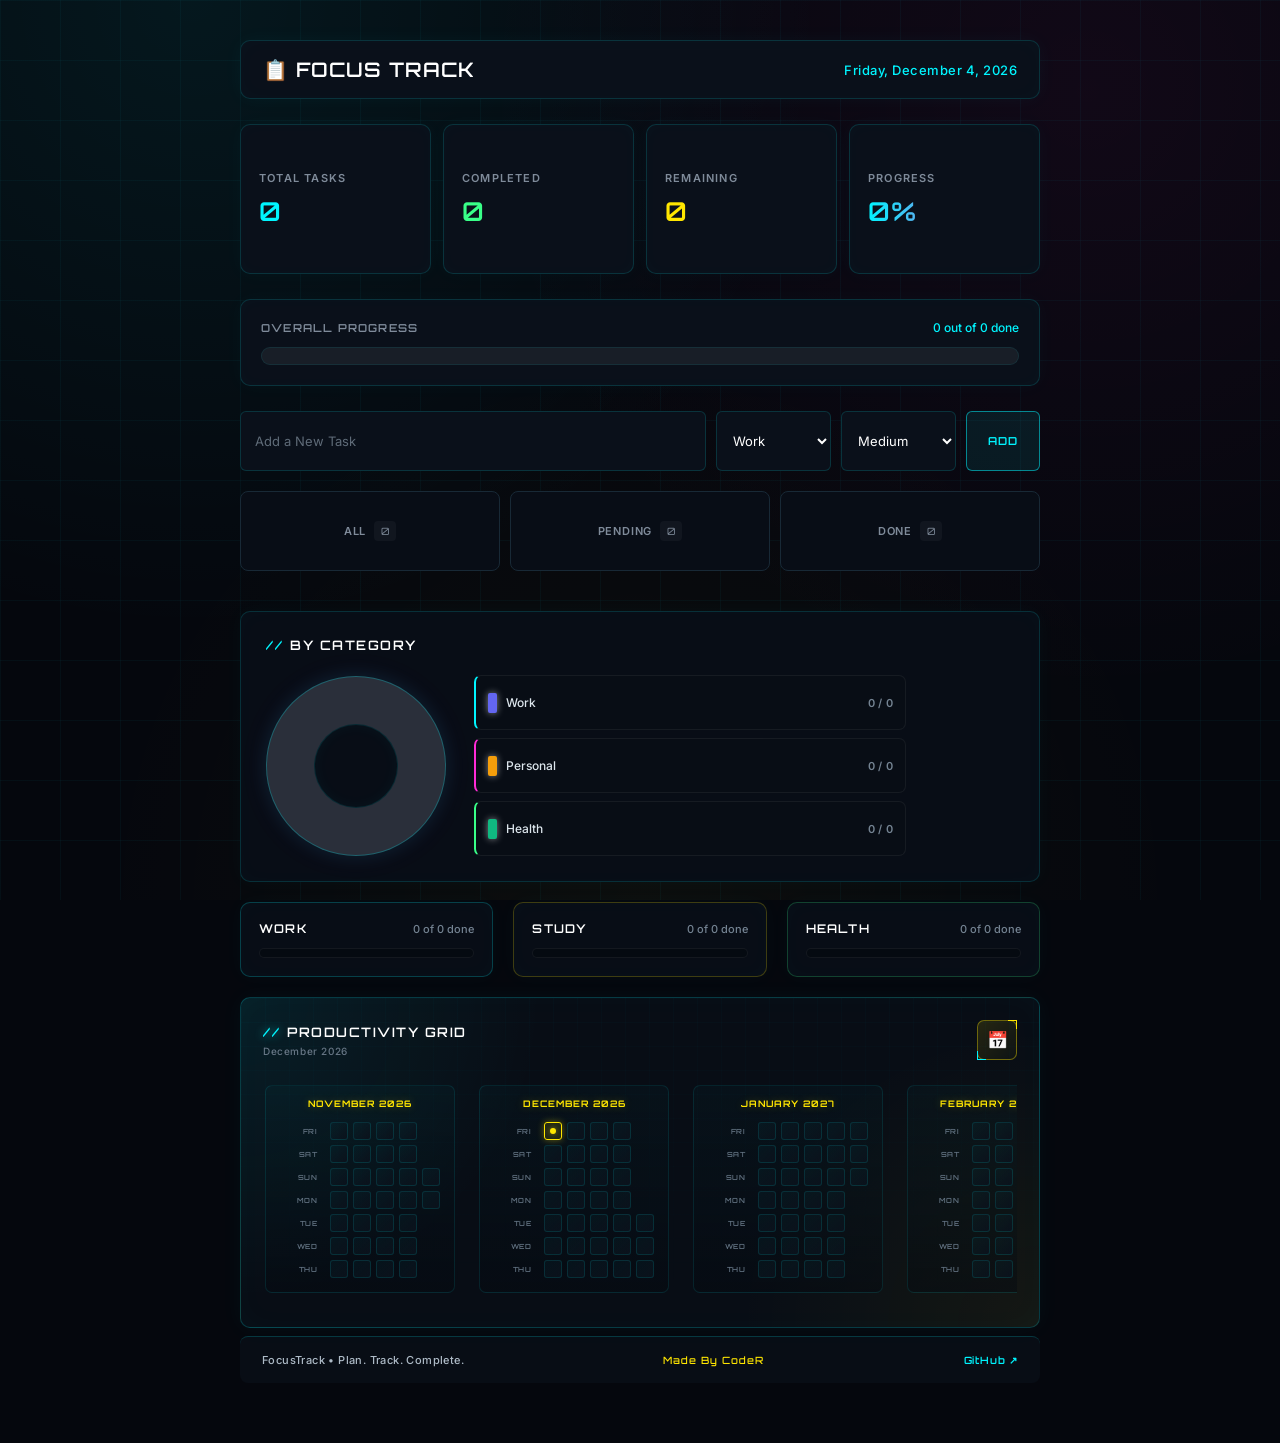
<file: index.html>
<!-- =========================================================
   FocusTrack — Cyberpunk Command Center UI
   Only this stylesheet was modified. HTML & script.js are
   untouched; every selector JS depends on is preserved.
   ========================================================= -->


<!DOCTYPE html>

<html lang="en">
    <head>
        <meta charset="UTF-8">
        <meta name="viewport" content="width=device-width, initial-scale=1.0">
        <link rel="manifest" href="manifest.json">
        <meta name="theme-color" content="#00f5ff">
        <link rel="stylesheet" href="style.css">
        <link rel="preconnect" href="https://fonts.googleapis.com">
        <link rel="preconnect" href="https://fonts.gstatic.com" crossorigin>
        <link href="https://fonts.googleapis.com/css2?family=Inter:wght@400;500;600;700&family=Orbitron:wght@500;600;700&display=swap" rel="stylesheet">

        <title>FocusTrack</title>
    </head>

    <body>

        <!-- Header -->
        <div class="header">
            <p class="title">📋 FOCUS TRACK</p>
            <span id="date"></span>
        </div>


        <!-- Task Statistics -->
        <div class="task-info">

            <div class="total-task">
                <p>TOTAL TASKS</p>
                <span id="total-task">0</span>
            </div>

            <div class="completed">
                <p>COMPLETED</p>
                <span id="completed">0</span>
            </div>

            <div class="remaining">
                <p>REMAINING</p>
                <span id="remaining">0</span>
            </div>

            <div class="progress">
                <p>PROGRESS</p>
                <span id="progress-percentage">0%</span>
            </div>

        </div>


        <!-- Overall Progress -->
        <div class="overall-progress">

            <div class="progress-header">
                <p>OVERALL PROGRESS</p>
                <span id="progress-text">0 out of 0 done</span>
            </div>

            <div class="progress-bar">
                <div class="progress-fill" id="progress-fill"></div>
            </div>

        </div>


        <!-- Main Todo Section -->
        <div class="todo">

            <div class="mainbody">

                <!-- Task Input -->
                <div class="inputs">

                    <input 
                        class="input-bar" 
                        type="text" 
                        placeholder="Add a New Task"
                    >

                    <!-- Task Category -->
                    <select class="todo-type">
                        <option value="work" selected>Work</option>
                        <option value="personal">Personal</option>
                        <option value="health">Health</option>
                        <option value="study">Study</option>
                        <option value="others">Others</option>
                    </select>

                    <!-- Task Priority -->
                    <select class="priority">
                        <option value="medium" selected>Medium</option>
                        <option value="easy">Easy</option>
                        <option value="hard">Hard</option>
                    </select>

                    <button class="add-btn">
                        ADD
                    </button>

                </div>


                <!-- Task Status Filters -->
                <div class="sections" id="sections">

                    <div class="section" data-type="all">
                        <p>ALL</p>
                        <span id="allcount">0</span>
                    </div>
                    
                    <div class="section" data-type="pending">
                        <p>Pending</p>
                        <span id="pendingcount">0</span>
                    </div>

                    <div class="section" data-type="done">
                        <p>Done</p>
                        <span id="donecount">0</span>
                    </div>

                </div>


                <!-- Task List -->
                <div class="tasklist" id="taskList"></div>


                <!-- Category Statistics -->
                <div class="category-card">

                    <p>BY CATEGORY</p>

                    <!-- Category Content -->
                    <div class="category-content">

                        <!-- Category Pie Chart -->
                        <div class="category-chart">
                            <div class="pie-chart" id="category-chart"></div>
                        </div>


                        <!-- Category List -->
                        <div class="categorylist" id="categorylist">

                            <!-- Work -->
                            <div class="category-item" data-category="work">

                                <div class="category-name">
                                    <span class="category-box"></span>
                                    <span>Work</span>
                                </div>

                                <span class="category-count">0 / 0</span>

                            </div>


                            <!-- Personal -->
                            <div class="category-item" data-category="personal">

                                <div class="category-name">
                                    <span class="category-box"></span>
                                    <span>Personal</span>
                                </div>

                                <span class="category-count">0 / 0</span>

                            </div>


                            <!-- Health -->
                            <div class="category-item" data-category="health">

                                <div class="category-name">
                                    <span class="category-box"></span>
                                    <span>Health</span>
                                </div>

                                <span class="category-count">0 / 0</span>

                            </div>

                        </div>

                    </div>

                </div>

            </div>


            <!-- Category Progress Cards -->
            <div class="status-cards" id="statusCards">

                <!-- Work Progress -->
                <div class="status-card" data-category="work">

                    <div class="status-header">
                        <strong>WORK</strong>
                        <span class="status-progress-text">0 of 0 done</span>
                    </div>

                    <div class="status-progress-bar">
                        <div class="status-progress-fill"></div>
                    </div>

                </div>


                <!-- Study Progress -->
                <div class="status-card" data-category="study">

                    <div class="status-header">
                        <strong>STUDY</strong>
                        <span class="status-progress-text">0 of 0 done</span>
                    </div>

                    <div class="status-progress-bar">
                        <div class="status-progress-fill"></div>
                    </div>

                </div>


                <!-- Health Progress -->
                <div class="status-card" data-category="health">

                    <div class="status-header">
                        <strong>HEALTH</strong>
                        <span class="status-progress-text">0 of 0 done</span>
                    </div>

                    <div class="status-progress-bar">
                        <div class="status-progress-fill"></div>
                    </div>

                </div>

            </div>

        </div>

        <div class="activity-calendar">

            <div class="calendar-header">
                <div>
                    <p class="calendar-title">PRODUCTIVITY GRID</p>
                    <span id="calendar-range">August 2026</span>
                </div>

                <button class="calendar-picker-btn" id="calendarPickerBtn">
                    📅
                </button>

                <!-- Cyberpunk Month Picker -->
                <div class="month-picker" id="monthPicker">

                    <div class="month-picker-header">
                        <span class="month-picker-label">SELECT MONTH</span>

                        <button
                            class="month-picker-close"
                            id="monthPickerClose"
                            type="button"
                        >
                        ×
                        </button>
                    </div>

                    <div class="month-picker-current">
                        <button
                            class="month-nav-btn"
                            id="monthPrevYear"
                            type="button"
                         >
                         ◀
                        </button>

                        <span id="pickerYear">2026</span>

                        <button
                            class="month-nav-btn"
                            id="monthNextYear"
                            type="button"
                        >
                        ▶
                        </button>
                    </div>

                    <div class="month-grid" id="monthGrid"></div>

                    <div class="month-picker-footer">
                        <button
                            class="month-today-btn"
                            id="monthTodayBtn"
                            type="button"
                        >
                        CURRENT MONTH
                        </button>
                    </div>

                </div>

            </div>
            <div class="calendar-wrapper" id="calendarWrapper"></div>

        </div>

        <!-- Footer -->
        <footer class="footer">

            <p>FocusTrack • Plan. Track. Complete.</p>
            <p>Made By CodeR</p>

            <a 
                href="https://github.com/CodeR3836" 
                target="_blank"
                rel="noopener noreferrer"
            >
                GitHub ↗
            </a>

        </footer>


        <script src="script.js"></script>
        <script>
            if ("serviceWorker" in navigator) {

                window.addEventListener("load", () => {

                    navigator.serviceWorker.register("./sw.js")
                        .then(() => {
                            console.log("FocusTrack Service Worker registered.");
                        })
                    .catch(error => {
                        console.error(
                            "Service Worker registration failed:",
                            error
                        );
                    });

                });

            }
        </script>

    </body>

</html>
</file>
<file: style.css>
/* =========================================================
   FocusTrack — Cyberpunk Command Center UI
   Only this stylesheet was modified. HTML & script.js are
   untouched; every selector JS depends on is preserved.
   ========================================================= */

:root {
    --bg: #05070D;
    --card: #0A101A;
    --card-alt: #080D16;
    --card-deep: #080D15;

    --cyan: #00F5FF;
    --yellow: #FFE600;
    --magenta: #FF2BD6;
    --green: #39FF88;
    --red: #FF4664;
    --purple: #A855F7;

    --text-main: #FFFFFF;
    --text-dim: #7F8B9A;
    --text-faint: #5F6B78;

    --border-soft: rgba(0, 245, 255, 0.15);
}

* {
    box-sizing: border-box;
}

html {
    background-color: var(--bg);
}

body {

    font-family: 'Inter', Arial, Helvetica, sans-serif;
    min-height: 100vh;
    margin: 0;
    padding: 40px 24px 60px;
    box-sizing: border-box;
    background-color: var(--bg);
    background-image:
        radial-gradient(
            circle at 15% 0%,
            rgba(0, 245, 255, 0.07),
            transparent 45%
        ),
        radial-gradient(
            circle at 85% 10%,
            rgba(255, 43, 214, 0.05),
            transparent 45%
        ),
        radial-gradient(
            circle at 50% 100%,
            rgba(255, 230, 0, 0.03),
            transparent 50%
        ),
        linear-gradient(
            rgba(0, 245, 255, 0.035) 1px,
            transparent 1px
        ),
        linear-gradient(
            90deg,
            rgba(0, 245, 255, 0.035) 1px,
            transparent 1px
        );
    background-size:
        100% 100%,
        100% 100%,
        100% 100%,
        60px 60px,
        60px 60px;
    background-attachment: fixed;
    color: var(--text-main);

}

/* =========================================================
   Ultra-wide containment
   Applied per top-level section since HTML has no wrapper div.
   Background stays full-bleed on <body>; content is capped.
   ========================================================= */

.header,
.task-info,
.overall-progress,
.todo,
.activity-calendar,
.footer {
    width: 100%;
    max-width: 800px;
    margin-left: auto;
    margin-right: auto;
    box-sizing: border-box;
}

/* =========================================================
   Header
   ========================================================= */

.header {

    display: flex;
    align-items: center;
    justify-content: space-between;
    width: 100%;
    padding: 16px 22px;
    margin-bottom: 25px;
    background: var(--card);
    border: 1px solid var(--border-soft);
    border-radius: 10px;
    box-shadow:
        0 0 20px rgba(0, 245, 255, 0.04),
        inset 0 0 20px rgba(0, 245, 255, 0.02);
    transition:
        border-color 0.3s ease,
        box-shadow 0.3s ease;

}

.header:hover {

    border-color: rgba(0, 245, 255, 0.3);
    box-shadow:
        0 0 25px rgba(0, 245, 255, 0.08),
        inset 0 0 20px rgba(0, 245, 255, 0.03);

}

.title {

    margin: 0;
    font-family: 'Orbitron', sans-serif;
    font-size: 20px;
    font-weight: 600;
    letter-spacing: 1px;
    color: #ffffff;

}

#date {

    font-family: 'Inter', sans-serif;
    font-size: 13px;
    font-weight: 500;
    color: var(--cyan);
    letter-spacing: 0.5px;

}

/* =========================================================
   Task Statistics
   ========================================================= */

.task-info {

    display: grid;
    grid-template-columns: repeat(4, 1fr);
    gap: 15px;
    width: 100%;
    margin-bottom: 25px;

}

.task-info > div {

    display: flex;
    flex-direction: column;
    justify-content: center;
    padding: 18px;
    min-height: 150px;
    background: var(--card);
    border: 1px solid var(--border-soft);
    border-radius: 10px;
    box-shadow:
        0 0 20px rgba(0, 245, 255, 0.03),
        inset 0 0 15px rgba(0, 245, 255, 0.02);
    transition:
        transform 0.25s ease,
        border-color 0.25s ease,
        box-shadow 0.25s ease;

}

.task-info > div:hover {

    transform: translateY(-2px);
    border-color: rgba(0, 245, 255, 0.3);
    box-shadow:
        0 0 25px rgba(0, 245, 255, 0.08),
        inset 0 0 15px rgba(0, 245, 255, 0.03);

}

.task-info p {

    margin: 0 0 10px;
    font-family: 'Inter', sans-serif;
    font-size: 11px;
    font-weight: 600;
    letter-spacing: 1.2px;
    color: var(--text-dim);

}

.task-info span {

    font-family: 'Orbitron', sans-serif;
    font-size: 26px;
    font-weight: 600;
    letter-spacing: 1px;
    color: #ffffff;

}

.total-task {
    border-color: rgba(0, 245, 255, 0.2);
}

.total-task span {
    color: var(--cyan);
}

.completed {
    border-color: rgba(57, 255, 136, 0.2);
}

.completed span {

    color: var(--green);

}

.remaining {
    border-color: rgba(255, 230, 0, 0.2);
}

.remaining span {

    color: var(--yellow);

}

.progress {
    border-color: rgba(255, 43, 214, 0.2);
}

.progress span {

    background: linear-gradient(90deg, var(--cyan), var(--magenta));
    -webkit-background-clip: text;
    background-clip: text;
    color: transparent;

}

/* =========================================================
   Overall Progress
   ========================================================= */

.overall-progress {

    width: 100%;
    padding: 20px;
    margin-bottom: 25px;
    background: var(--card);
    border: 1px solid var(--border-soft);
    border-radius: 10px;
    box-shadow:
        0 0 20px rgba(0, 245, 255, 0.03),
        inset 0 0 15px rgba(0, 245, 255, 0.02);

}

.progress-header {

    display: flex;
    align-items: center;
    justify-content: space-between;
    margin-bottom: 12px;

}

.progress-header p {

    margin: 0;
    font-family: 'Orbitron', sans-serif;
    font-size: 11px;
    font-weight: 600;
    letter-spacing: 1.2px;
    color: var(--text-dim);

}

#progress-text {

    font-family: 'Inter', sans-serif;
    font-size: 12px;
    font-weight: 500;
    color: var(--cyan);

}

.progress-bar {

    width: 100%;
    height: 18px;
    background: rgba(255, 255, 255, 0.06);
    border: 1px solid rgba(0, 245, 255, 0.08);
    border-radius: 999px;
    overflow: hidden;

}

.progress-fill {

    width: 0%;
    height: 100%;
    background: linear-gradient(90deg, var(--cyan), var(--magenta));
    border-radius: 999px;
    box-shadow:
        0 0 10px rgba(0, 245, 255, 0.6),
        0 0 20px rgba(0, 245, 255, 0.25);
    transition: width 0.4s ease;

}

/* =========================================================
   Main body wrapper
   ========================================================= */

.todo {
    width: 100%;
}

.mainbody {
    width: 100%;
}

/* =========================================================
   Task Input
   ========================================================= */

.inputs {

    display: flex;
    align-items: center;
    flex-wrap: wrap;
    gap: 10px;
    width: 100%;
    margin-bottom: 20px;

}

.input-bar {

    flex: 1;
    min-width: 200px;
    height: 60px;
    padding: 0 14px;
    background: var(--card);
    border: 1px solid var(--border-soft);
    border-radius: 6px;
    outline: none;
    font-family: 'Inter', sans-serif;
    font-size: 13px;
    color: #ffffff;
    transition:
        border-color 0.25s ease,
        box-shadow 0.25s ease;

}

.input-bar:focus {

    border-color: rgba(0, 245, 255, 0.5);
    box-shadow: 0 0 12px rgba(0, 245, 255, 0.08);

}

.input-bar::placeholder {

    color: var(--text-faint);

}

.todo-type,
.priority {

    width: 115px;
    height: 60px;
    padding: 0 12px;
    background: var(--card);
    border: 1px solid var(--border-soft);
    border-radius: 6px;
    outline: none;
    font-family: 'Inter', sans-serif;
    font-size: 13px;
    color: #ffffff;
    cursor: pointer;
    transition:
        border-color 0.25s ease,
        box-shadow 0.25s ease;

}

.todo-type:focus,
.priority:focus {

    border-color: rgba(0, 245, 255, 0.5);
    box-shadow: 0 0 12px rgba(0, 245, 255, 0.08);

}

.todo-type option,
.priority option {

    background: #0a101a;
    color: #ffffff;
    font-family: 'Inter', sans-serif;

}

.todo-type option:checked,
.priority option:checked {

    background: #0b1b25;
    color: var(--cyan);

}

.add-btn {

    width: 74px;
    height: 60px;
    border: 1px solid rgba(0, 245, 255, 0.5);
    border-radius: 6px;
    background: rgba(0, 245, 255, 0.08);
    color: var(--cyan);
    font-family: 'Orbitron', sans-serif;
    font-size: 11px;
    font-weight: 600;
    letter-spacing: 1px;
    cursor: pointer;
    transition:
        background 0.25s ease,
        border-color 0.25s ease,
        box-shadow 0.25s ease,
        color 0.25s ease,
        transform 0.25s ease;

}

.add-btn:hover {

    background: rgba(255, 230, 0, 0.1);
    border-color: var(--yellow);
    color: var(--yellow);
    box-shadow:
        0 0 15px rgba(255, 230, 0, 0.2);
    transform: translateY(-1px);

}

.add-btn:active {

    transform: translateY(0);

}

/* =========================================================
   Task Status Filters
   ========================================================= */

.sections {

    display: flex;
    align-items: stretch;
    gap: 10px;
    width: 100%;
    margin-bottom: 20px;

}

.section {

    display: flex;
    align-items: center;
    justify-content: center;
    gap: 8px;
    flex: 1;
    min-width: 100px;
    min-height: 80px;
    padding: 0 15px;
    background: var(--card-alt);
    border: 1px solid #182936;
    border-radius: 8px;
    cursor: pointer;
    font-family: 'Inter', sans-serif;
    transition:
        color 0.25s ease,
        background 0.25s ease,
        border-color 0.25s ease,
        box-shadow 0.25s ease,
        transform 0.25s ease;

}

.section p {

    margin: 0;
    font-size: 11px;
    font-weight: 600;
    letter-spacing: 0.8px;
    color: var(--text-dim);
    text-transform: uppercase;

}

.section span {

    display: flex;
    align-items: center;
    justify-content: center;
    min-width: 22px;
    height: 20px;
    padding: 0 5px;
    border-radius: 4px;
    background: rgba(255, 255, 255, 0.04);
    font-family: 'Orbitron', sans-serif;
    font-size: 10px;
    color: var(--text-dim);

}

.section:hover {

    transform: translateY(-2px);
    border-color: rgba(0, 245, 255, 0.35);
    box-shadow: 0 0 15px rgba(0, 245, 255, 0.08);

}

/* Default (ALL) active state — cyan */
.section.active {
    background: #0d1822;
    border-color: rgba(0, 245, 255, 0.4);
    box-shadow:
        0 0 15px rgba(0, 245, 255, 0.12),
        inset 0 0 12px rgba(0, 245, 255, 0.05);
}

.section.active p {
    color: var(--cyan);
}

.section.active span {
    background: rgba(0, 245, 255, 0.14);
    color: var(--cyan);
}

/* Pending active state — yellow */
.section[data-type="pending"].active {
    border-color: rgba(255, 230, 0, 0.4);
    box-shadow:
        0 0 15px rgba(255, 230, 0, 0.12),
        inset 0 0 12px rgba(255, 230, 0, 0.05);
}

.section[data-type="pending"].active p {
    color: var(--yellow);
}

.section[data-type="pending"].active span {
    background: rgba(255, 230, 0, 0.14);
    color: var(--yellow);
}

/* Done active state — green */
.section[data-type="done"].active {
    border-color: rgba(57, 255, 136, 0.4);
    box-shadow:
        0 0 15px rgba(57, 255, 136, 0.12),
        inset 0 0 12px rgba(57, 255, 136, 0.05);
}

.section[data-type="done"].active p {
    color: var(--green);
}

.section[data-type="done"].active span {
    background: rgba(57, 255, 136, 0.14);
    color: var(--green);
}

/* =========================================================
   Task List
   ========================================================= */

.tasklist {

    display: flex;
    flex-direction: column;
    gap: 10px;
    width: 100%;
    margin-bottom: 20px;

}

.task-item {

    display: flex;
    align-items: center;
    width: 100%;
    padding: 12px 14px;
    background: var(--card-alt);
    border: 1px solid #182936;
    border-radius: 8px;
    transition:
        background 0.25s ease,
        border-color 0.25s ease,
        box-shadow 0.25s ease,
        transform 0.25s ease;

}

.task-item:hover {

    background: #0d1822;
    border-color: rgba(0, 245, 255, 0.3);
    box-shadow: 0 0 15px rgba(0, 245, 255, 0.06);
    transform: translateY(-1px);

}

.task-checkbox {

    appearance: none;
    width: 18px;
    height: 18px;
    flex-shrink: 0;
    border: 1px solid rgba(0, 245, 255, 0.45);
    border-radius: 4px;
    background: #050a12;
    margin-right: 12px;
    cursor: pointer;
    transition:
        border-color 0.2s ease,
        box-shadow 0.2s ease,
        background 0.2s ease;

}

.task-checkbox:checked {

    background: var(--green);
    border-color: var(--green);
    box-shadow:
        0 0 10px rgba(57, 255, 136, 0.55);

}

.task-details {

    display: flex;
    flex-direction: column;
    justify-content: center;
    flex: 1;
    min-width: 0;

}

.task-text {

    margin: 0;
    color: #ffffff;
    font-family: 'Inter', sans-serif;
    font-size: 14px;
    font-weight: 500;
    word-break: break-word;

}

.task-meta {

    display: block;
    margin-top: 5px;
    color: #6f7f91;
    font-family: 'Inter', sans-serif;
    font-size: 10px;
    font-weight: 600;
    letter-spacing: 0.8px;

}

.delete-btn {

    width: 30px;
    height: 30px;
    display: flex;
    align-items: center;
    justify-content: center;
    flex-shrink: 0;
    padding: 0;
    border: 1px solid rgba(255, 70, 100, 0.25);
    border-radius: 6px;
    background: rgba(255, 70, 100, 0.05);
    color: var(--red);
    font-size: 20px;
    line-height: 1;
    cursor: pointer;
    transition:
        border-color 0.2s ease,
        background 0.2s ease,
        box-shadow 0.2s ease;

}

.delete-btn:hover {

    border-color: var(--red);
    background: rgba(255, 70, 100, 0.12);
    box-shadow:
        0 0 10px rgba(255, 70, 100, 0.25);

}

.task-item.completed {

    border-color: rgba(0, 245, 255, 0.08);
    opacity: 0.65;

}

.task-item.completed .task-text {

    text-decoration: line-through;
    color: #657180;

}

/* =========================================================
   Category Statistics
   ========================================================= */

.category-card {

    display: flex;
    flex-direction: column;
    width: 100%;
    padding: 25px;
    margin-bottom: 20px;
    background: var(--card-alt);
    border: 1px solid var(--border-soft);
    border-radius: 10px;
    box-shadow:
        0 0 20px rgba(0, 245, 255, 0.03),
        inset 0 0 20px rgba(0, 245, 255, 0.02);
    transition:
        border-color 0.3s ease,
        box-shadow 0.3s ease;

}

.category-card:hover {

    border-color: rgba(0, 245, 255, 0.35);
    box-shadow:
        0 0 20px rgba(0, 245, 255, 0.06),
        inset 0 0 20px rgba(0, 245, 255, 0.02);

}

.category-card > p {

    margin: 0 0 22px;
    font-family: 'Orbitron', sans-serif;
    font-size: 13px;
    font-weight: 600;
    letter-spacing: 1.5px;
    color: #ffffff;

}

.category-card > p::before {

    content: "//";
    margin-right: 7px;
    color: var(--cyan);

}

.category-content {

    display: flex;
    align-items: center;
    gap: 28px;
    width: 100%;

}

.category-chart {

    display: flex;
    align-items: center;
    justify-content: center;
    flex-shrink: 0;
    margin: 0;

}

.pie-chart {

    width: 180px;
    height: 180px;
    flex-shrink: 0;
    border-radius: 50%;
    position: relative;
    border: 1px solid rgba(0, 245, 255, 0.25);
    box-shadow:
        0 0 20px rgba(0, 245, 255, 0.1),
        0 0 34px rgba(255, 43, 214, 0.05);

}

.pie-chart::after {

    content: "";
    position: absolute;
    top: 50%;
    left: 50%;
    width: 82px;
    height: 82px;
    transform: translate(-50%, -50%);
    border-radius: 50%;
    background: var(--card-alt);
    border: 1px solid rgba(0, 245, 255, 0.12);
    box-shadow:
        inset 0 0 15px rgba(0, 245, 255, 0.04);

}

.categorylist {

    display: flex;
    flex-direction: column;
    gap: 8px;
    flex: 1;
    min-width: 0;

}

.category-item {

    display: flex;
    align-items: center;
    height: 55px;
    justify-content: space-between;
    width: 80%;
    padding: 11px 12px;
    background: var(--card-deep);
    border: 1px solid rgba(255, 255, 255, 0.06);
    border-left: 2px solid rgba(255, 255, 255, 0.12);
    border-radius: 7px;
    transition:
        border-color 0.2s ease,
        background 0.2s ease,
        box-shadow 0.2s ease;

}

.category-item:hover {

    background: #0c141f;
    box-shadow:
        0 0 10px rgba(0, 245, 255, 0.04);

}

.category-item[data-category="work"] {
    border-left-color: var(--cyan);
}

.category-item[data-category="personal"] {
    border-left-color: var(--magenta);
}

.category-item[data-category="health"] {
    border-left-color: var(--green);
}

.category-item[data-category="study"] {
    border-left-color: var(--yellow);
}

.category-item[data-category="others"] {
    border-left-color: var(--purple);
}

.category-name {

    display: flex;
    align-items: center;
    gap: 9px;
    font-family: 'Inter', sans-serif;
    font-size: 12px;
    font-weight: 500;
    color: #dce5ec;

}

.category-box {

    width: 9px;
    height: 20px;
    flex-shrink: 0;
    border-radius: 2px;
    box-shadow:
        0 0 7px rgba(255, 255, 255, 0.5);

}

.category-count {

    font-family: 'Inter', sans-serif;
    font-size: 11px;
    font-weight: 600;
    color: #748392;
    letter-spacing: 0.3px;

}

.category-item:hover .category-count {

    color: var(--cyan);

}
/* =========================================================
   Category Progress Cards
   ========================================================= */

.status-cards {

    display: grid;
    grid-template-columns: repeat(3, 1fr);
    gap: 20px;
    width: 100%;
    margin-top: 4px;

}

.status-card {

    padding: 18px;
    background: var(--card-alt);
    border: 1px solid var(--border-soft);
    border-radius: 10px;
    box-shadow:
        0 0 20px rgba(0, 245, 255, 0.03),
        inset 0 0 20px rgba(0, 245, 255, 0.02);
    transition:
        border-color 0.25s ease,
        box-shadow 0.25s ease,
        transform 0.25s ease;

}

.status-card:hover {

    border-color: rgba(0, 245, 255, 0.35);
    box-shadow:
        0 0 20px rgba(0, 245, 255, 0.08),
        inset 0 0 20px rgba(0, 245, 255, 0.03);
    transform: translateY(-2px);

}

.status-header {

    display: flex;
    align-items: center;
    justify-content: space-between;
    margin-bottom: 12px;

}

.status-header strong {

    font-family: 'Orbitron', sans-serif;
    font-size: 12px;
    font-weight: 600;
    letter-spacing: 1.2px;
    color: #ffffff;

}

.status-progress-text {

    font-family: 'Inter', sans-serif;
    font-size: 11px;
    font-weight: 500;
    color: #748392;

}

.status-progress-bar {

    width: 100%;
    height: 10px;
    overflow: hidden;
    background: #050a11;
    border: 1px solid rgba(255, 255, 255, 0.06);
    border-radius: 999px;

}

.status-progress-fill {

    width: 0%;
    height: 100%;
    background: var(--cyan);
    border-radius: inherit;
    box-shadow:
        0 0 8px rgba(0, 245, 255, 0.65),
        0 0 16px rgba(0, 245, 255, 0.25);
    transition:
        width 0.4s ease;

}

/* Per-category accents for the three fixed progress cards */

.status-card[data-category="work"] {
    border-color: rgba(0, 245, 255, 0.22);
}

.status-card[data-category="work"] .status-progress-fill {
    background: var(--cyan);
    box-shadow:
        0 0 8px rgba(0, 245, 255, 0.65),
        0 0 16px rgba(0, 245, 255, 0.25);
}

.status-card[data-category="study"] {
    border-color: rgba(255, 230, 0, 0.22);
}

.status-card[data-category="study"] .status-progress-fill {
    background: var(--yellow);
    box-shadow:
        0 0 8px rgba(255, 230, 0, 0.65),
        0 0 16px rgba(255, 230, 0, 0.25);
}

.status-card[data-category="health"] {
    border-color: rgba(57, 255, 136, 0.22);
}

.status-card[data-category="health"] .status-progress-fill {
    background: var(--green);
    box-shadow:
        0 0 8px rgba(57, 255, 136, 0.65),
        0 0 16px rgba(57, 255, 136, 0.25);
}

/* =========================================================
   Footer
   ========================================================= */

.footer {

    display: flex;
    align-items: center;
    justify-content: space-between;
    gap: 20px;
    width: 100%;
    margin-top: 8px;
    padding: 16px 22px;
    background: var(--card-deep);
    border-top: 1px solid rgba(0, 245, 255, 0.18);
    border-radius: 8px;

}

.footer p {

    margin: 0;
    font-family: 'Inter', sans-serif;
    font-size: 11px;
    font-weight: 500;
    color: #748392;
    letter-spacing: 0.4px;

}

.footer p:first-child {

    color: #aebbc7;

}

.footer p:nth-child(2) {

    color: var(--yellow);
    font-family: 'Orbitron', sans-serif;
    font-size: 10px;
    letter-spacing: 1px;

}

.footer a {

    font-family: 'Orbitron', sans-serif;
    font-size: 10px;
    font-weight: 600;
    letter-spacing: 0.8px;
    color: var(--cyan);
    text-decoration: none;
    transition:
        color 0.2s ease,
        text-shadow 0.2s ease;

}

.footer a:hover {

    color: #ffffff;
    text-shadow:
        0 0 8px rgba(0, 245, 255, 0.8),
        0 0 16px rgba(0, 245, 255, 0.35);

}

/* =========================================================
   Responsive
   ========================================================= */

/* Large desktop / laptop */
@media (max-width: 1366px) {

    .task-info {
        gap: 12px;
    }

}

/* Tablet */
@media (max-width: 1024px) {

    body {
        padding: 32px 28px 48px;
    }

    .task-info {
        grid-template-columns: repeat(2, 1fr);
    }

    .status-cards {
        grid-template-columns: repeat(2, 1fr);
    }

}

/* Small tablet / large phone */
@media (max-width: 768px) {

    body {
        padding: 24px 18px 40px;
    }

    .header {
        padding: 14px 18px;
    }

    .title {
        font-size: 16px;
    }

    .task-info {
        grid-template-columns: repeat(2, 1fr);
        gap: 10px;
    }

    .task-info > div {
        min-height: 88px;
        padding: 14px;
    }

    .task-info span {
        font-size: 21px;
    }

    .status-cards {
        grid-template-columns: 1fr;
    }

    .category-content {
        flex-direction: row;
        align-items: center;
    }

    .footer {
        flex-direction: column;
        text-align: center;
        gap: 8px;
    }

}

/* Mobile */
@media (max-width: 425px) {

    body {
        padding: 18px 14px 34px;
    }

    .header {
        flex-wrap: wrap;
        gap: 6px;
        padding: 14px 16px;
    }

    .task-info {
        grid-template-columns: 1fr 1fr;
    }

    .inputs {
        flex-direction: column;
        align-items: stretch;
    }

    .input-bar,
    .todo-type,
    .priority,
    .add-btn {
        width: 100%;
    }

    .sections {
        gap: 6px;
    }

    .section {
        min-width: 0;
        padding: 0 8px;
    }

    .section p {
        font-size: 10px;
    }

    .category-content {
        flex-direction: column;
        align-items: center;
        gap: 18px;
    }

    .categorylist {
        width: 100%;
    }

    .pie-chart {
        width: 130px;
        height: 130px;
    }

    .pie-chart::after {
        width: 70px;
        height: 70px;
    }

}

@media (max-width: 375px) {

    .task-info {
        grid-template-columns: 1fr;
    }

}


/* =========================================================
   PRODUCTIVITY GRID
   FocusTrack — Cyberpunk Calendar UI
   Compatible with your CURRENT HTML + CURRENT JS
   ========================================================= */


.activity-calendar {
    width: 100%;
    margin: 20px auto 0;
    padding: 22px;
    box-sizing: border-box;

    position: relative;

    background:
        radial-gradient(
            circle at 0% 0%,
            rgba(0, 245, 255, 0.08),
            transparent 35%
        ),
        radial-gradient(
            circle at 100% 100%,
            rgba(255, 230, 0, 0.05),
            transparent 35%
        ),
        #080d15;

    border: 1px solid rgba(0, 245, 255, 0.20);
    border-radius: 10px;

    box-shadow:
        0 0 25px rgba(0, 245, 255, 0.04),
        inset 0 0 30px rgba(0, 245, 255, 0.025);

    overflow: visible;
}


/* =========================================================
   BACKGROUND GRID
   ========================================================= */

.activity-calendar::before {
    content: "";
    position: absolute;
    inset: 0;

    pointer-events: none;

    background-image:
        linear-gradient(
            rgba(0, 245, 255, 0.018) 1px,
            transparent 1px
        ),
        linear-gradient(
            90deg,
            rgba(0, 245, 255, 0.018) 1px,
            transparent 1px
        );

    background-size: 24px 24px;

    mask-image:
        linear-gradient(
            to bottom,
            black,
            transparent 95%
        );

    border-radius: inherit;
}


/* =========================================================
   HEADER
   ========================================================= */

.calendar-header {
    position: relative;
    z-index: 20;

    display: flex;
    align-items: center;
    justify-content: space-between;

    margin-bottom: 20px;
}


/* =========================================================
   TITLE
   ========================================================= */

.calendar-title {
    margin: 0 0 5px;

    font-family: "Orbitron", sans-serif;
    font-size: 13px;
    font-weight: 600;

    letter-spacing: 1.5px;

    color: #ffffff;

    text-shadow:
        0 0 8px rgba(255, 255, 255, 0.08);
}

.calendar-title::before {
    content: "//";

    margin-right: 7px;

    color: #00f5ff;

    text-shadow:
        0 0 8px rgba(0, 245, 255, 0.8);
}


#calendar-range {
    display: block;

    font-family: "Inter", sans-serif;
    font-size: 10px;
    font-weight: 500;

    letter-spacing: 0.6px;

    color: #687786;
}


/* =========================================================
   CALENDAR BUTTON
   ========================================================= */

.calendar-picker-btn {
    position: relative;

    width: 40px;
    height: 40px;

    display: flex;
    align-items: center;
    justify-content: center;

    flex-shrink: 0;

    padding: 0;

    border: 1px solid rgba(255, 230, 0, 0.38);
    border-radius: 7px;

    background:
        linear-gradient(
            135deg,
            rgba(255, 230, 0, 0.12),
            rgba(255, 230, 0, 0.025)
        );

    color: #ffe600;

    font-size: 17px;

    cursor: pointer;

    transition:
        transform 0.18s ease,
        background 0.18s ease,
        border-color 0.18s ease,
        box-shadow 0.18s ease;
}


/* Corner details */

.calendar-picker-btn::before {
    content: "";

    position: absolute;

    top: -1px;
    right: -1px;

    width: 8px;
    height: 8px;

    border-top: 1px solid #ffe600;
    border-right: 1px solid #ffe600;
}


.calendar-picker-btn::after {
    content: "";

    position: absolute;

    bottom: -1px;
    left: -1px;

    width: 8px;
    height: 8px;

    border-bottom: 1px solid #00f5ff;
    border-left: 1px solid #00f5ff;
}


.calendar-picker-btn:hover {
    color: #fff700;

    border-color: #ffe600;

    background:
        linear-gradient(
            135deg,
            rgba(255, 230, 0, 0.20),
            rgba(0, 245, 255, 0.06)
        );

    box-shadow:
        0 0 10px rgba(255, 230, 0, 0.35),
        0 0 25px rgba(255, 230, 0, 0.08);

    transform: translateY(-1px);
}


.calendar-picker-btn:active {
    transform: scale(0.92);

    box-shadow:
        0 0 18px rgba(255, 230, 0, 0.45);
}


/* =========================================================
   CUSTOM MONTH PICKER
   ========================================================= */

.month-picker {
    position: absolute;

    top: 58px;
    right: 0;

    width: 270px;

    padding: 16px;

    box-sizing: border-box;

    z-index: 999;

    opacity: 0;
    visibility: hidden;

    transform:
        translateY(-8px)
        scale(0.96);

    transform-origin: top right;

    pointer-events: none;

    background:
        radial-gradient(
            circle at 15% 0%,
            rgba(0, 245, 255, 0.10),
            transparent 42%
        ),
        radial-gradient(
            circle at 100% 100%,
            rgba(255, 230, 0, 0.06),
            transparent 40%
        ),
        #070c14;

    border: 1px solid rgba(0, 245, 255, 0.30);
    border-radius: 9px;

    box-shadow:
        0 0 20px rgba(0, 245, 255, 0.12),
        0 0 45px rgba(0, 0, 0, 0.65),
        inset 0 0 25px rgba(0, 245, 255, 0.025);

    transition:
        opacity 0.20s ease,
        visibility 0.20s ease,
        transform 0.20s ease;
}


/* Open state */

.month-picker.open {
    opacity: 1;
    visibility: visible;

    transform:
        translateY(0)
        scale(1);

    pointer-events: auto;
}


/* Cyberpunk top line */

.month-picker::before {
    content: "";

    position: absolute;

    top: -1px;
    left: 18px;
    right: 18px;

    height: 1px;

    background:
        linear-gradient(
            90deg,
            transparent,
            #00f5ff,
            #ffe600,
            #00f5ff,
            transparent
        );

    box-shadow:
        0 0 9px rgba(0, 245, 255, 0.7);
}


/* Small corner */

.month-picker::after {
    content: "";

    position: absolute;

    right: 0;
    bottom: 0;

    width: 12px;
    height: 12px;

    border-right: 1px solid #ffe600;
    border-bottom: 1px solid #ffe600;

    opacity: 0.8;
}


/* =========================================================
   PICKER HEADER
   ========================================================= */

.month-picker-header {
    display: flex;

    align-items: center;
    justify-content: space-between;

    padding-bottom: 12px;

    border-bottom: 1px solid rgba(0, 245, 255, 0.10);
}


.month-picker-label {
    font-family: "Orbitron", sans-serif;

    font-size: 9px;
    font-weight: 600;

    letter-spacing: 1.4px;

    color: #00f5ff;

    text-shadow:
        0 0 7px rgba(0, 245, 255, 0.45);
}


/* Close */

.month-picker-close {
    width: 25px;
    height: 25px;

    display: flex;
    align-items: center;
    justify-content: center;

    padding: 0;

    border: 1px solid rgba(255, 230, 0, 0.20);
    border-radius: 5px;

    background: rgba(255, 230, 0, 0.04);

    color: #687786;

    font-size: 17px;

    cursor: pointer;

    transition:
        color 0.18s ease,
        border-color 0.18s ease,
        background 0.18s ease,
        box-shadow 0.18s ease;
}


.month-picker-close:hover {
    color: #ffe600;

    border-color: #ffe600;

    background: rgba(255, 230, 0, 0.10);

    box-shadow:
        0 0 10px rgba(255, 230, 0, 0.18);
}


/* =========================================================
   YEAR NAVIGATION
   ========================================================= */

.month-picker-current {
    display: flex;

    align-items: center;
    justify-content: space-between;

    margin: 14px 0;

    padding: 8px;

    background: rgba(0, 245, 255, 0.025);

    border: 1px solid rgba(0, 245, 255, 0.08);
    border-radius: 6px;
}


.month-picker-current span {
    font-family: "Orbitron", sans-serif;

    font-size: 15px;
    font-weight: 700;

    letter-spacing: 1.5px;

    color: #ffffff;

    text-shadow:
        0 0 8px rgba(0, 245, 255, 0.35);
}


.month-nav-btn {
    width: 29px;
    height: 27px;

    display: flex;
    align-items: center;
    justify-content: center;

    border: 1px solid rgba(0, 245, 255, 0.16);
    border-radius: 5px;

    background: rgba(0, 245, 255, 0.035);

    color: #00f5ff;

    font-size: 10px;

    cursor: pointer;

    transition:
        background 0.16s ease,
        border-color 0.16s ease,
        box-shadow 0.16s ease,
        transform 0.16s ease;
}


.month-nav-btn:hover {
    border-color: #00f5ff;

    background: rgba(0, 245, 255, 0.10);

    box-shadow:
        0 0 10px rgba(0, 245, 255, 0.20);

    transform: scale(1.05);
}


/* =========================================================
   MONTH GRID
   ========================================================= */

.month-grid {
    display: grid;

    grid-template-columns:
        repeat(4, 1fr);

    gap: 7px;
}


/* Month button */

.month-option {
    position: relative;

    height: 38px;

    border: 1px solid rgba(0, 245, 255, 0.10);
    border-radius: 5px;

    background:
        linear-gradient(
            135deg,
            rgba(0, 245, 255, 0.025),
            rgba(5, 10, 17, 0.9)
        );

    color: #71808f;

    font-family: "Orbitron", sans-serif;

    font-size: 9px;
    font-weight: 600;

    letter-spacing: 0.7px;

    cursor: pointer;

    transition:
        color 0.16s ease,
        background 0.16s ease,
        border-color 0.16s ease,
        box-shadow 0.16s ease,
        transform 0.16s ease;
}


.month-option:hover {
    color: #00f5ff;

    border-color: rgba(0, 245, 255, 0.55);

    background:
        rgba(0, 245, 255, 0.08);

    box-shadow:
        0 0 9px rgba(0, 245, 255, 0.20);

    transform: translateY(-1px);
}


/* Selected month */

.month-option.selected {
    color: #071015;

    background:
        linear-gradient(
            135deg,
            #00f5ff,
            #00c9d4
        );

    border-color: #00f5ff;

    box-shadow:
        0 0 8px rgba(0, 245, 255, 0.55),
        0 0 18px rgba(0, 245, 255, 0.18);
}


/* Current real month */

.month-option.current:not(.selected) {
    color: #ffe600;

    border-color:
        rgba(255, 230, 0, 0.35);

    background:
        rgba(255, 230, 0, 0.055);

    box-shadow:
        inset 0 0 8px rgba(255, 230, 0, 0.04);
}


/* =========================================================
   PICKER FOOTER
   ========================================================= */

.month-picker-footer {
    margin-top: 13px;

    padding-top: 12px;

    border-top: 1px solid rgba(0, 245, 255, 0.08);
}


.month-today-btn {
    width: 100%;
    height: 34px;

    border: 1px solid rgba(255, 230, 0, 0.25);
    border-radius: 5px;

    background:
        linear-gradient(
            90deg,
            rgba(255, 230, 0, 0.055),
            rgba(0, 245, 255, 0.025)
        );

    color: #9c9b6c;

    font-family: "Orbitron", sans-serif;

    font-size: 8px;
    font-weight: 600;

    letter-spacing: 1px;

    cursor: pointer;

    transition:
        color 0.18s ease,
        border-color 0.18s ease,
        background 0.18s ease,
        box-shadow 0.18s ease;
}


.month-today-btn:hover {
    color: #ffe600;

    border-color: #ffe600;

    background:
        rgba(255, 230, 0, 0.09);

    box-shadow:
        0 0 12px rgba(255, 230, 0, 0.18);
}


/* =========================================================
   CALENDAR SCROLL AREA
   ========================================================= */

.calendar-wrapper {
    position: relative;
    z-index: 2;

    width: 100%;

    overflow-x: auto;
    overflow-y: hidden;

    padding:
        5px
        2px
        12px;

    box-sizing: border-box;

    scroll-behavior: smooth;

    scrollbar-width: thin;

    scrollbar-color:
        rgba(0, 245, 255, 0.40)
        #050a11;
}


/* =========================================================
   MONTH ROW
   ========================================================= */

.calendar-wrapper {
    display: flex;

    align-items: flex-start;

    gap: 24px;

    min-height: 160px;
}


/* =========================================================
   MONTH
   ========================================================= */

.calendar-month {
    position: relative;

    flex-shrink: 0;

    padding: 12px 14px 14px;

    background:
        linear-gradient(
            180deg,
            rgba(0, 245, 255, 0.025),
            rgba(5, 10, 17, 0.45)
        );

    border: 1px solid rgba(0, 245, 255, 0.10);

    border-radius: 7px;

    box-sizing: border-box;

    transition:
        border-color 0.2s ease,
        box-shadow 0.2s ease;
}


.calendar-month:hover {
    border-color:
        rgba(0, 245, 255, 0.22);

    box-shadow:
        0 0 15px rgba(0, 245, 255, 0.045);
}


/* =========================================================
   MONTH TITLE
   ========================================================= */

.calendar-month-title {
    margin: 0 0 13px;

    text-align: center;

    font-family: "Orbitron", sans-serif;

    font-size: 9px;
    font-weight: 700;

    letter-spacing: 1px;

    color: #ffe600;

    text-transform: uppercase;

    text-shadow:
        0 0 8px rgba(255, 230, 0, 0.25);
}


/* =========================================================
   MONTH GRID
   ========================================================= */

.calendar-grid {
    display: grid;

    gap: 5px;

    width: max-content;

    align-items: center;
}


/* =========================================================
   WEEKDAY LABEL
   ========================================================= */

.calendar-day-name {
    display: flex;

    align-items: center;
    justify-content: flex-end;

    height: 18px;

    padding-right: 8px;

    box-sizing: border-box;

    font-family: "Orbitron", sans-serif;

    font-size: 7px;
    font-weight: 600;

    letter-spacing: 0.5px;

    color: #617180;

    text-transform: uppercase;

    user-select: none;
}


/* =========================================================
   DATE CELL
   ========================================================= */

.calendar-cell {
    width: 18px;
    height: 18px;

    box-sizing: border-box;

    border: 1px solid rgba(0, 245, 255, 0.12);

    border-radius: 3px;

    background:
        linear-gradient(
            135deg,
            rgba(0, 245, 255, 0.035),
            #0b121c
        );

    cursor: pointer;

    transition:
        transform 0.14s ease,
        background 0.14s ease,
        border-color 0.14s ease,
        box-shadow 0.14s ease;
}


.calendar-cell:hover {
    position: relative;
    z-index: 5;

    border-color: #00f5ff;

    background:
        rgba(0, 245, 255, 0.16);

    box-shadow:
        0 0 7px rgba(0, 245, 255, 0.55),
        0 0 14px rgba(0, 245, 255, 0.15);

    transform: scale(1.15);
}


/* =========================================================
   EMPTY CELLS
   ========================================================= */

.calendar-cell.empty {
    visibility: hidden;

    pointer-events: none;
}


/* =========================================================
   TODAY
   ========================================================= */

.calendar-cell.today {
    border-color: #ffe600;

    background:
        rgba(255, 230, 0, 0.08);

    box-shadow:
        0 0 7px rgba(255, 230, 0, 0.38),
        inset 0 0 5px rgba(255, 230, 0, 0.08);
}


.calendar-cell.today::after {
    content: "";

    display: block;

    width: 6px;
    height: 6px;

    margin: 5px auto;

    border-radius: 50%;

    background: #ffe600;

    box-shadow:
        0 0 6px rgba(255, 230, 0, 0.7);
}


/* =========================================================
   SELECTED
   ========================================================= */

.calendar-cell.selected {
    background: #00f5ff;

    border-color: #00f5ff;

    box-shadow:
        0 0 8px rgba(0, 245, 255, 0.75),
        0 0 18px rgba(0, 245, 255, 0.25);
}


/* =========================================================
   COMPLETED
   ========================================================= */

.calendar-cell.completed {
    background:
        linear-gradient(
            135deg,
            #00f5ff,
            #00aebe
        );

    border-color: #00f5ff;

    box-shadow:
        0 0 8px rgba(0, 245, 255, 0.60),
        0 0 16px rgba(0, 245, 255, 0.18);
}


/* =========================================================
   SCROLLBAR
   ========================================================= */

.calendar-wrapper::-webkit-scrollbar {
    height: 6px;
}


.calendar-wrapper::-webkit-scrollbar-track {
    background:
        #050a11;

    border-radius: 999px;

    border:
        1px solid rgba(0, 245, 255, 0.06);
}


.calendar-wrapper::-webkit-scrollbar-thumb {
    background:
        linear-gradient(
            90deg,
            rgba(0, 245, 255, 0.35),
            rgba(255, 230, 0, 0.40)
        );

    border-radius: 999px;

    box-shadow:
        0 0 7px rgba(0, 245, 255, 0.20);
}


.calendar-wrapper::-webkit-scrollbar-thumb:hover {
    background:
        linear-gradient(
            90deg,
            #00f5ff,
            #ffe600
        );

    box-shadow:
        0 0 10px rgba(0, 245, 255, 0.55);
}


/* =========================================================
   RESPONSIVE
   ========================================================= */

@media (max-width: 600px) {

    .activity-calendar {
        padding: 18px 14px;
    }

    .calendar-header {
        margin-bottom: 17px;
    }

    .month-picker {
        right: -2px;
        width: 260px;
    }

    .calendar-wrapper {
        gap: 18px;
    }

    .calendar-month {
        padding-left: 12px;
        padding-right: 12px;
    }

    .calendar-day-name {
        font-size: 6.5px;
        padding-right: 6px;
    }
}


@media (max-width: 375px) {

    .activity-calendar {
        padding-left: 11px;
        padding-right: 11px;
    }

    .calendar-picker-btn {
        width: 38px;
        height: 38px;
    }

    .month-picker {
        width: 245px;
        right: -3px;
    }

    .calendar-wrapper {
        gap: 15px;
    }

    .calendar-month {
        padding-left: 10px;
        padding-right: 10px;
    }
}


/* =========================================================
   REDUCED MOTION
   ========================================================= */

@media (prefers-reduced-motion: reduce) {

    .month-picker,
    .calendar-picker-btn,
    .calendar-cell,
    .month-option,
    .month-nav-btn {
        transition: none;
    }

    .calendar-wrapper {
        scroll-behavior: auto;
    }
}
</file>
